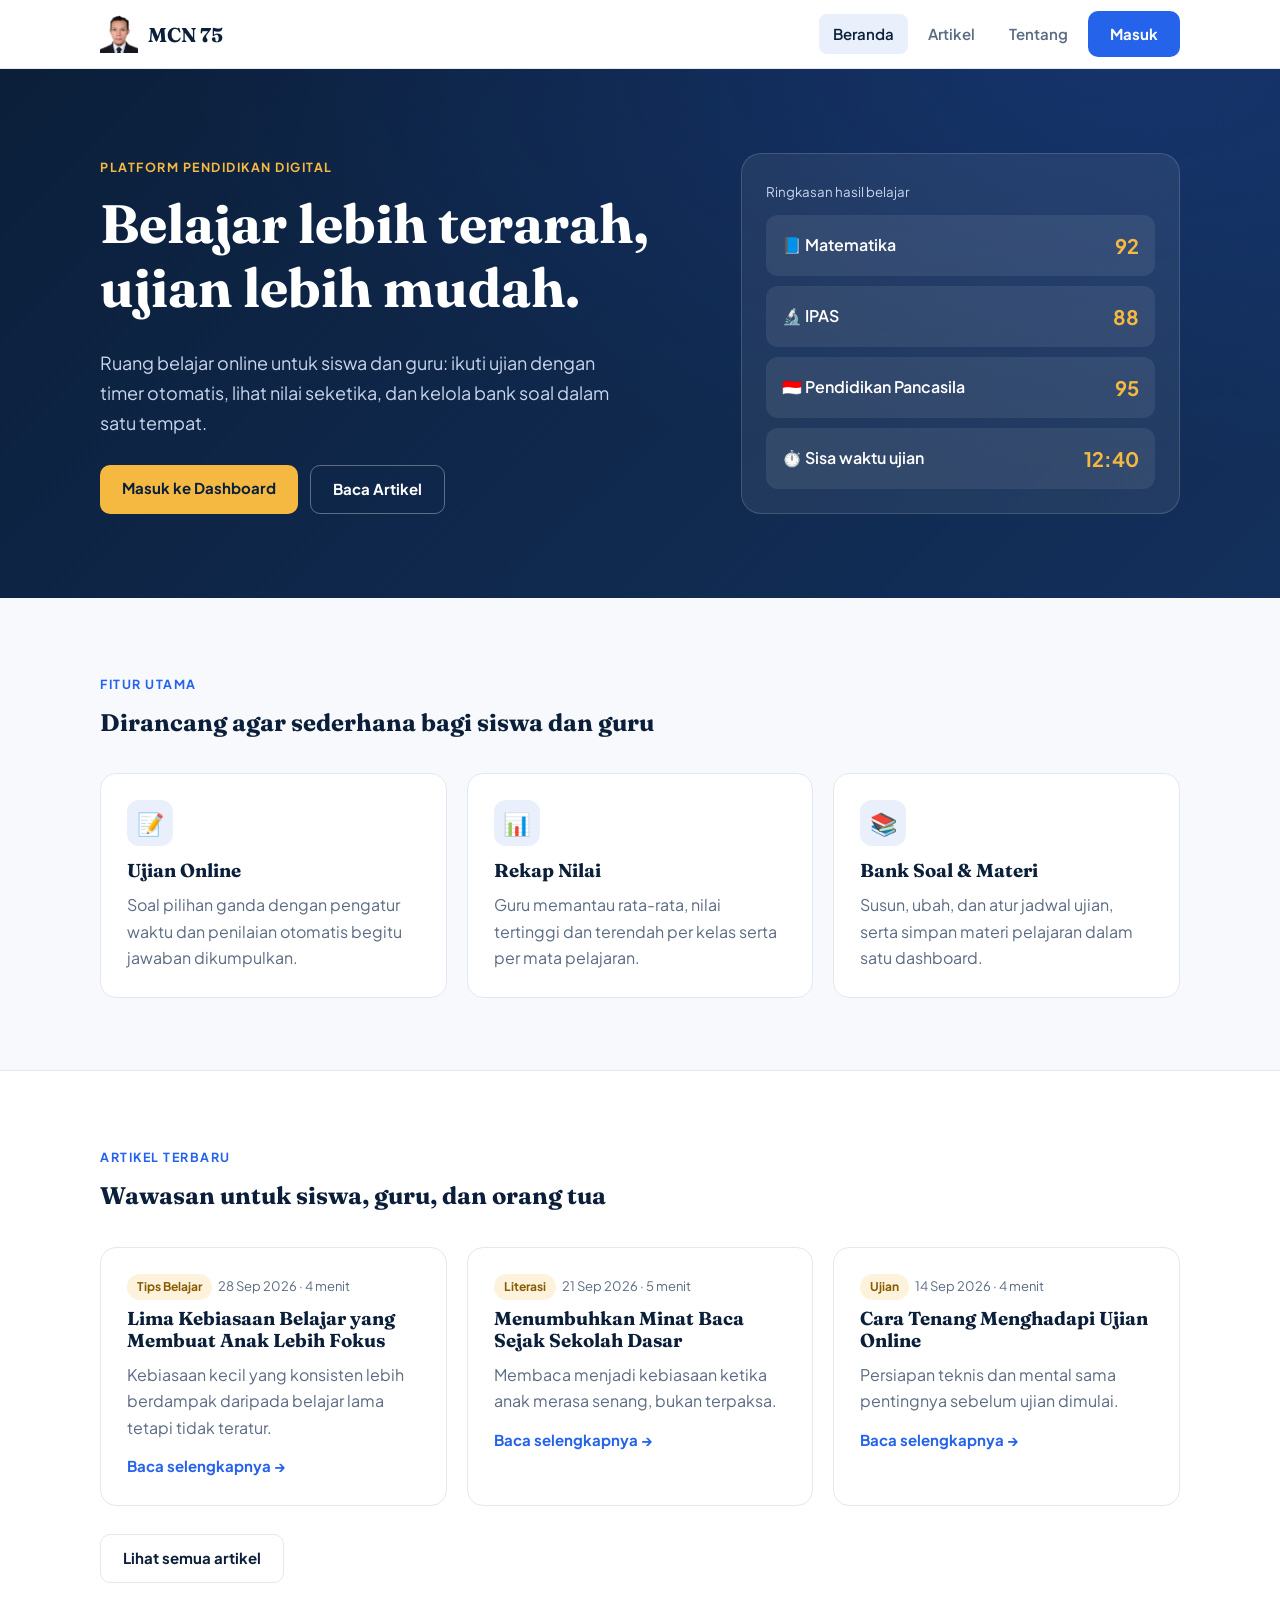
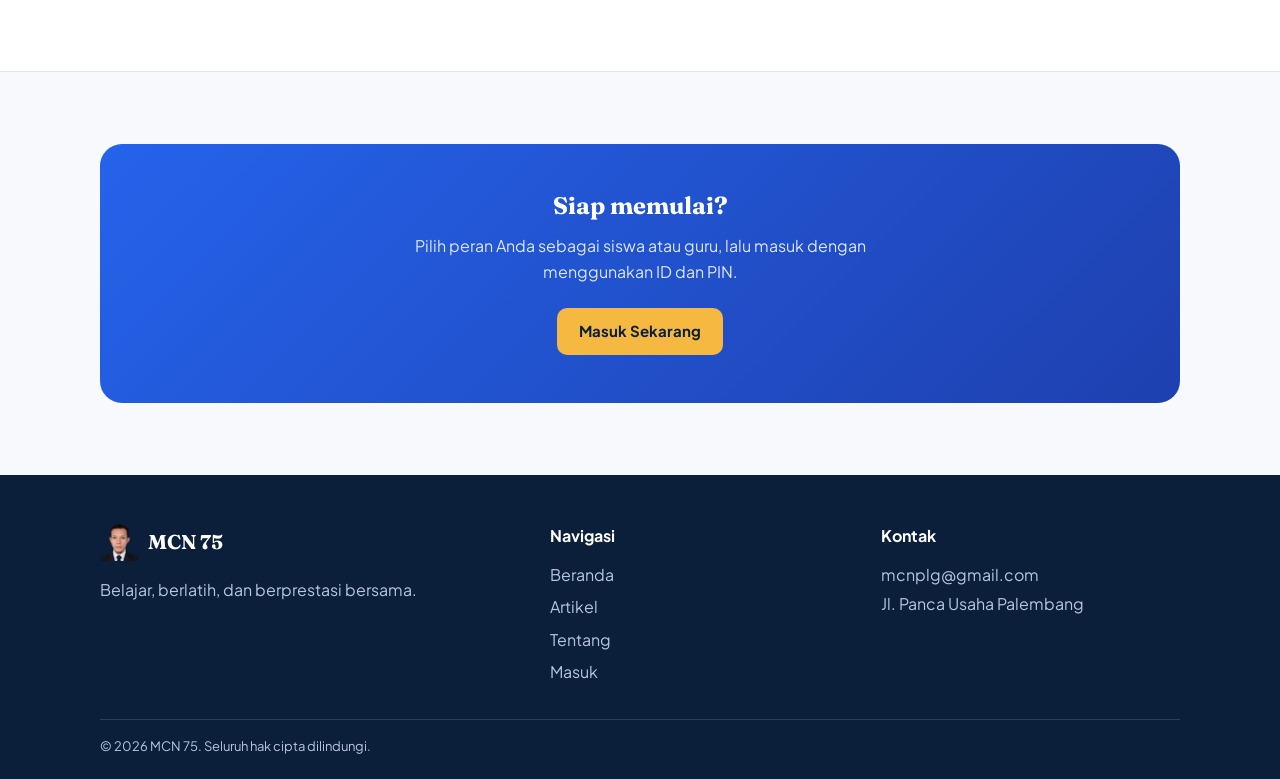
<file: index.html>
<!doctype html>
<html lang="id">
<head>
<meta charset="utf-8">
<meta name="viewport" content="width=device-width,initial-scale=1">
<title>Beranda · Platform Pendidikan</title>
<meta name="description" content="Platform pembelajaran dan ujian online untuk siswa dan guru.">
  <!-- ICON TAB BROWSER / FAVICON -->
<link rel="icon" type="image/png" href="assets/logo.png">
<link rel="preconnect" href="https://fonts.googleapis.com"><link rel="preconnect" href="https://fonts.gstatic.com" crossorigin>
<link href="https://fonts.googleapis.com/css2?family=Fraunces:wght@600;700&family=Plus+Jakarta+Sans:wght@400;500;600;700&display=swap" rel="stylesheet">
<link rel="stylesheet" href="assets/style.css">
</head>
<body>
<div id="hdr"></div>

<section class="hero"><div class="container">
  <div>
    <span class="eyebrow">Platform Pendidikan Digital</span>
    <h1>Belajar lebih terarah, ujian lebih mudah.</h1>
    <p>Ruang belajar online untuk siswa dan guru: ikuti ujian dengan timer otomatis, lihat nilai seketika, dan kelola bank soal dalam satu tempat.</p>
    <div class="actions">
      <a class="btn btn-gold" href="login.html">Masuk ke Dashboard</a>
      <a class="btn btn-ghost" href="artikel.html">Baca Artikel</a>
    </div>
  </div>
  <div class="panel">
    <small>Ringkasan hasil belajar</small>
    <div class="row"><span>📘 Matematika</span><b>92</b></div>
    <div class="row"><span>🔬 IPAS</span><b>88</b></div>
    <div class="row"><span>🇮🇩 Pendidikan Pancasila</span><b>95</b></div>
    <div class="row"><span>⏱️ Sisa waktu ujian</span><b>12:40</b></div>
  </div>
</div></section>

<section class="s"><div class="container">
  <div class="head"><span class="eyebrow" style="color:var(--blue)">Fitur Utama</span><h2>Dirancang agar sederhana bagi siswa dan guru</h2></div>
  <div class="grid3">
    <div class="card"><div class="ico">📝</div><h3>Ujian Online</h3><p>Soal pilihan ganda dengan pengatur waktu dan penilaian otomatis begitu jawaban dikumpulkan.</p></div>
    <div class="card"><div class="ico">📊</div><h3>Rekap Nilai</h3><p>Guru memantau rata-rata, nilai tertinggi dan terendah per kelas serta per mata pelajaran.</p></div>
    <div class="card"><div class="ico">📚</div><h3>Bank Soal &amp; Materi</h3><p>Susun, ubah, dan atur jadwal ujian, serta simpan materi pelajaran dalam satu dashboard.</p></div>
  </div>
</div></section>

<section class="s alt"><div class="container">
  <div class="head"><span class="eyebrow" style="color:var(--blue)">Artikel Terbaru</span><h2>Wawasan untuk siswa, guru, dan orang tua</h2></div>
  <div class="grid3" id="latest"></div>
  <p style="margin-top:28px"><a class="btn btn-line" href="artikel.html">Lihat semua artikel</a></p>
</div></section>

<section class="s"><div class="container">
  <div class="cta"><h2>Siap memulai?</h2><p>Pilih peran Anda sebagai siswa atau guru, lalu masuk dengan menggunakan ID dan PIN.</p><a class="btn btn-gold" href="login.html">Masuk Sekarang</a></div>
</div></section>

<div id="ftr"></div>
<script src="assets/site.js"></script>
<script>document.getElementById('latest').innerHTML = ARTICLES.slice(0,3).map(a => articleCard(a,false)).join('');</script>
</body>
</html>
</file>
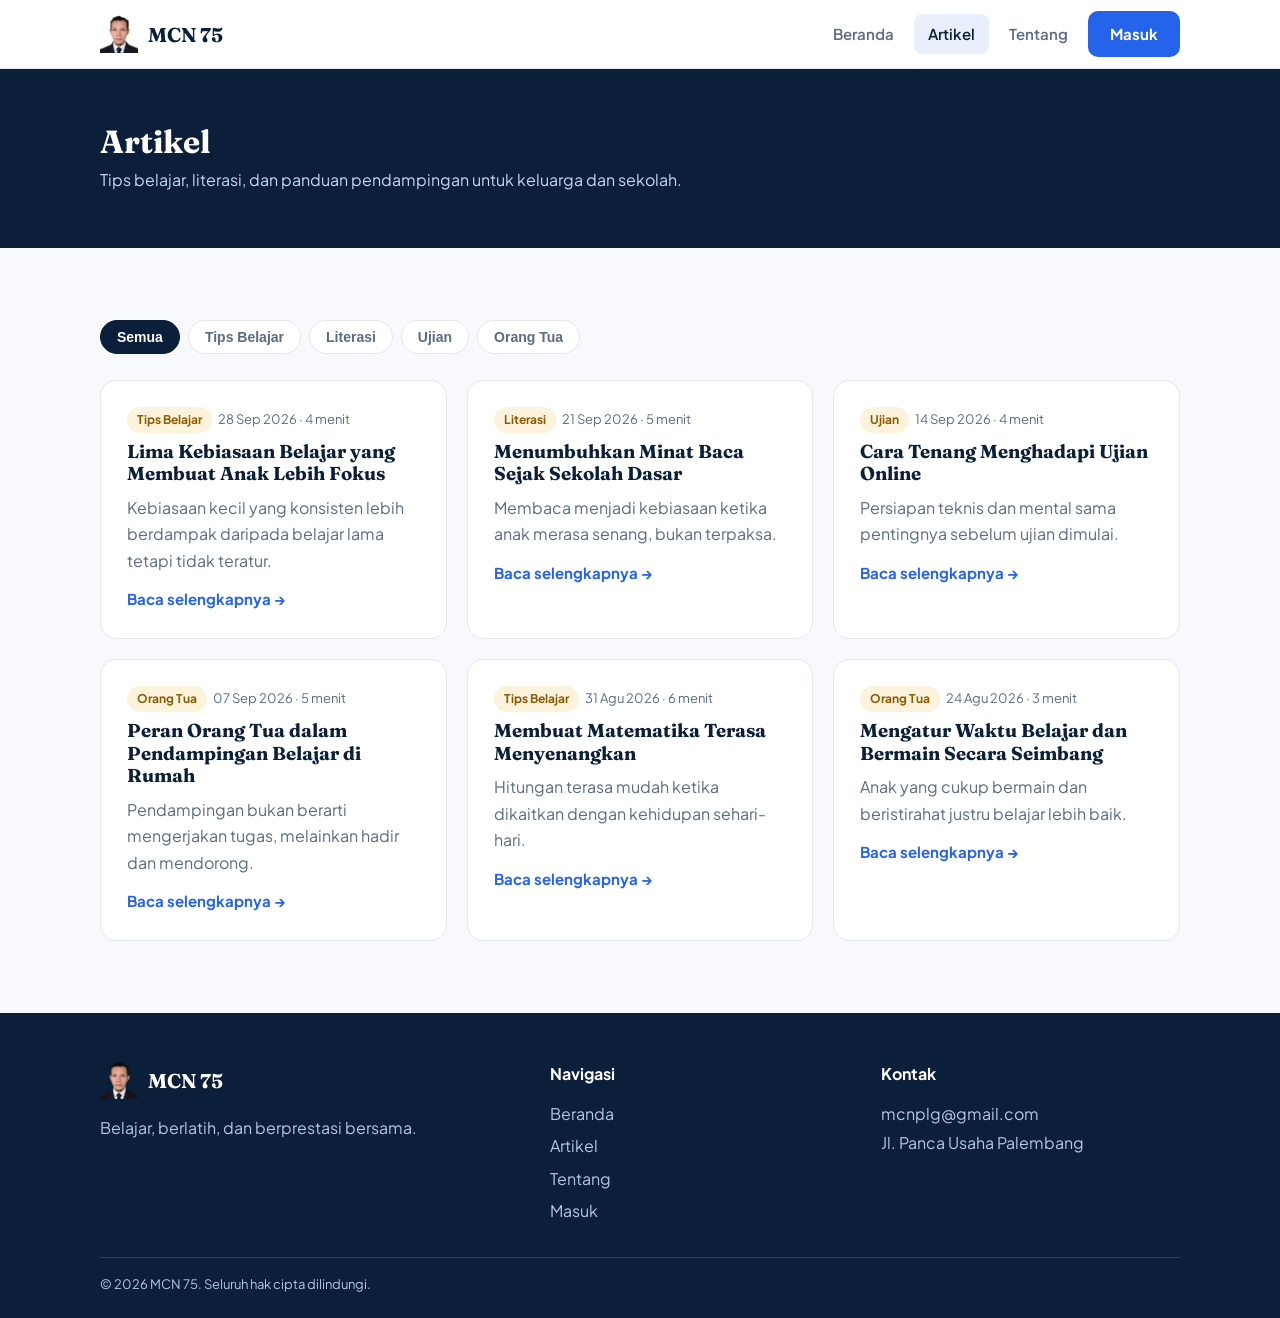
<file: artikel.html>
<!doctype html>
<html lang="id">
<head>
<meta charset="utf-8">
<meta name="viewport" content="width=device-width,initial-scale=1">
<title>Artikel · Platform Pendidikan</title>
  <!-- ICON TAB BROWSER / FAVICON -->
<link rel="icon" type="image/png" href="assets/logo.png">
<link rel="preconnect" href="https://fonts.googleapis.com"><link rel="preconnect" href="https://fonts.gstatic.com" crossorigin>
<link href="https://fonts.googleapis.com/css2?family=Fraunces:wght@600;700&family=Plus+Jakarta+Sans:wght@400;500;600;700&display=swap" rel="stylesheet">
<link rel="stylesheet" href="assets/style.css">
</head>
<body>
<div id="hdr"></div>
<div class="pagehead"><div class="container"><h1>Artikel</h1><p>Tips belajar, literasi, dan panduan pendampingan untuk keluarga dan sekolah.</p></div></div>

<section class="s"><div class="container">
  <div class="chips" id="chips"></div>
  <div class="grid3" id="list"></div>
</div></section>

<div id="ftr"></div>
<script src="assets/site.js"></script>
<script>
let cur = 'Semua';
const cats = ['Semua', ...new Set(ARTICLES.map(a => a.cat))];
function render() {
  $('#chips').innerHTML = cats.map(c => `<button class="chip ${c === cur ? 'on' : ''}" onclick="cur='${c}';render()">${c}</button>`).join('');
  $('#list').innerHTML = ARTICLES.filter(a => cur === 'Semua' || a.cat === cur).map(a => articleCard(a, true)).join('');
}
render();
const h = location.hash.slice(1);
if (h && document.getElementById(h)) { toggleCard(h); document.getElementById(h).scrollIntoView({ block: 'center' }); }
</script>
</body>
</html>
</file>
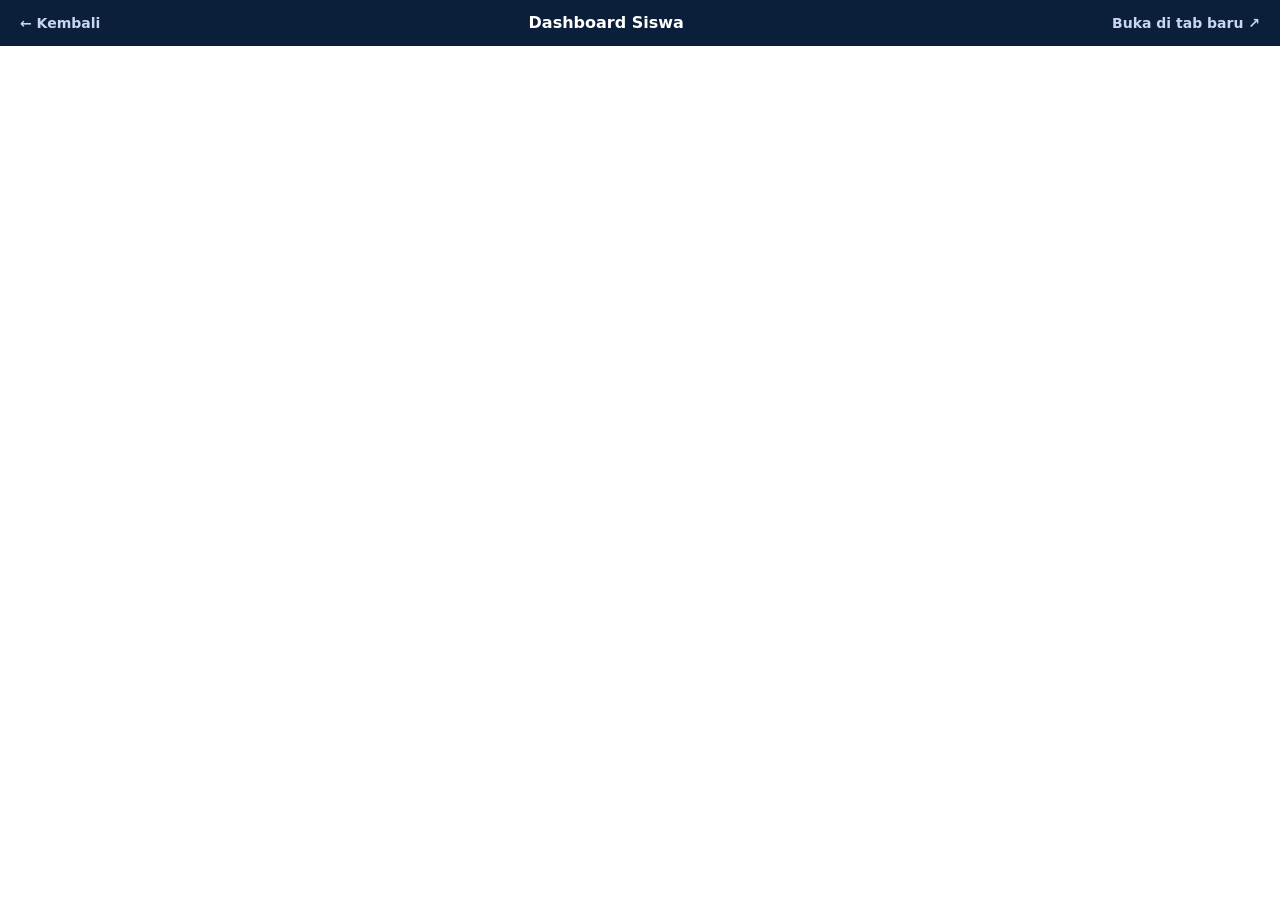
<file: dashboard.html>
<!doctype html>
<html lang="id">
<head>
<meta charset="utf-8">
<meta name="viewport" content="width=device-width,initial-scale=1">
<title>Dashboard · Platform Pendidikan</title>
  <!-- ICON TAB BROWSER / FAVICON -->
<link rel="icon" type="image/png" href="assets/logo.png">
<link rel="stylesheet" href="assets/style.css">
</head>
<body style="background:#fff">
<div class="dbar">
  <a href="login.html">← Kembali</a>
  <b id="ttl">Dashboard</b>
  <a id="newtab" href="#" target="_blank" rel="noopener">Buka di tab baru ↗</a>
</div>
<div id="warn" class="container" style="display:none;padding-top:40px">
  <div class="card"><h3>Dashboard belum terhubung</h3>
    <p>Buka <code>assets/site.js</code>, lalu isi <code>APPS_SCRIPT_URL</code> dengan URL Web App (berakhiran <code>/exec</code>) dari Deploy Apps Script.</p></div>
</div>
<iframe id="frame" class="dframe" title="Dashboard" allow="fullscreen"></iframe>
<script src="assets/site.js"></script>
<script>
const role = new URLSearchParams(location.search).get('role') === 'admin' ? 'admin' : 'siswa';
const url = CONFIG.APPS_SCRIPT_URL + (role === 'admin' ? '?mode=guru' : '');
$('#ttl').textContent = role === 'admin' ? 'Dashboard Guru' : 'Dashboard Siswa';
document.title = $('#ttl').textContent + ' · ' + CONFIG.NAMA;
if (CONFIG.APPS_SCRIPT_URL.includes('GANTI_DENGAN')) {
  $('#warn').style.display = 'block'; $('#frame').style.display = 'none'; $('#newtab').style.display = 'none';
} else { $('#frame').src = url; $('#newtab').href = url; }
</script>
</body>
</html>
</file>
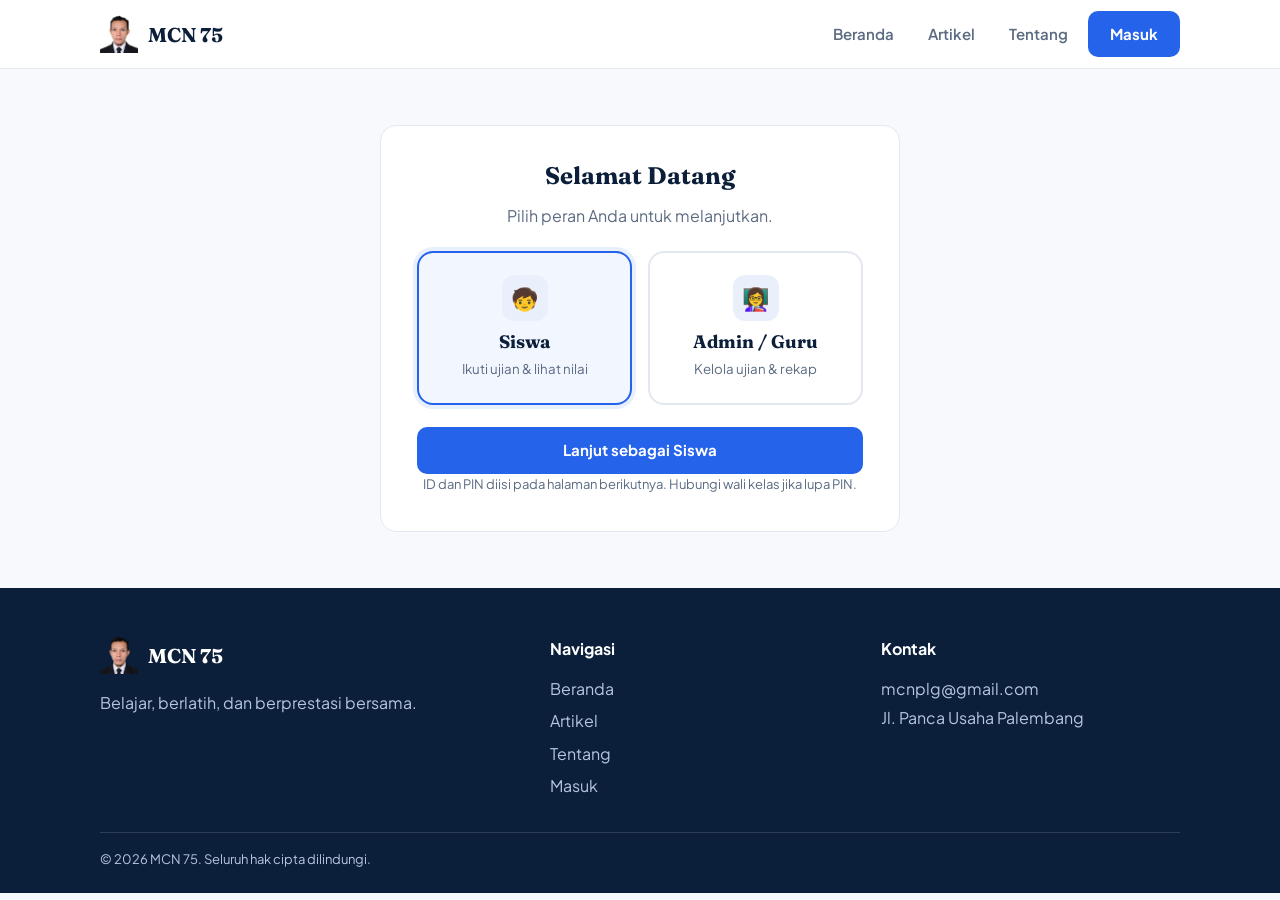
<file: login.html>
<!doctype html>
<html lang="id">
<head>
<meta charset="utf-8">
<meta name="viewport" content="width=device-width,initial-scale=1">
<title>Masuk · Platform Pendidikan</title>
  <!-- ICON TAB BROWSER / FAVICON -->
<link rel="icon" type="image/png" href="assets/logo.png">
<link rel="preconnect" href="https://fonts.googleapis.com"><link rel="preconnect" href="https://fonts.gstatic.com" crossorigin>
<link href="https://fonts.googleapis.com/css2?family=Fraunces:wght@600;700&family=Plus+Jakarta+Sans:wght@400;500;600;700&display=swap" rel="stylesheet">
<link rel="stylesheet" href="assets/style.css">
</head>
<body>
<div id="hdr"></div>

<main class="container">
  <div class="card logbox">
    <h2 style="text-align:center">Selamat Datang</h2>
    <p style="text-align:center;color:var(--muted);margin:0">Pilih peran Anda untuk melanjutkan.</p>
    <div class="roles">
      <div class="role on" id="r-siswa" onclick="pick('siswa')"><div class="ico">🧒</div><h3>Siswa</h3><small>Ikuti ujian &amp; lihat nilai</small></div>
      <div class="role" id="r-admin" onclick="pick('admin')"><div class="ico">👩‍🏫</div><h3>Admin / Guru</h3><small>Kelola ujian &amp; rekap</small></div>
    </div>
    <a class="btn btn-primary" id="go" href="dashboard.html?role=siswa">Lanjut sebagai Siswa</a>
    <p class="note">ID dan PIN diisi pada halaman berikutnya. Hubungi wali kelas jika lupa PIN.</p>
  </div>
</main>

<div id="ftr"></div>
<script src="assets/site.js"></script>
<script>
function pick(r) {
  ['siswa', 'admin'].forEach(x => $('#r-' + x).classList.toggle('on', x === r));
  $('#go').href = 'dashboard.html?role=' + r;
  $('#go').textContent = r === 'admin' ? 'Lanjut sebagai Guru' : 'Lanjut sebagai Siswa';
}
if (new URLSearchParams(location.search).get('role') === 'admin') pick('admin');
</script>
</body>
</html>
</file>
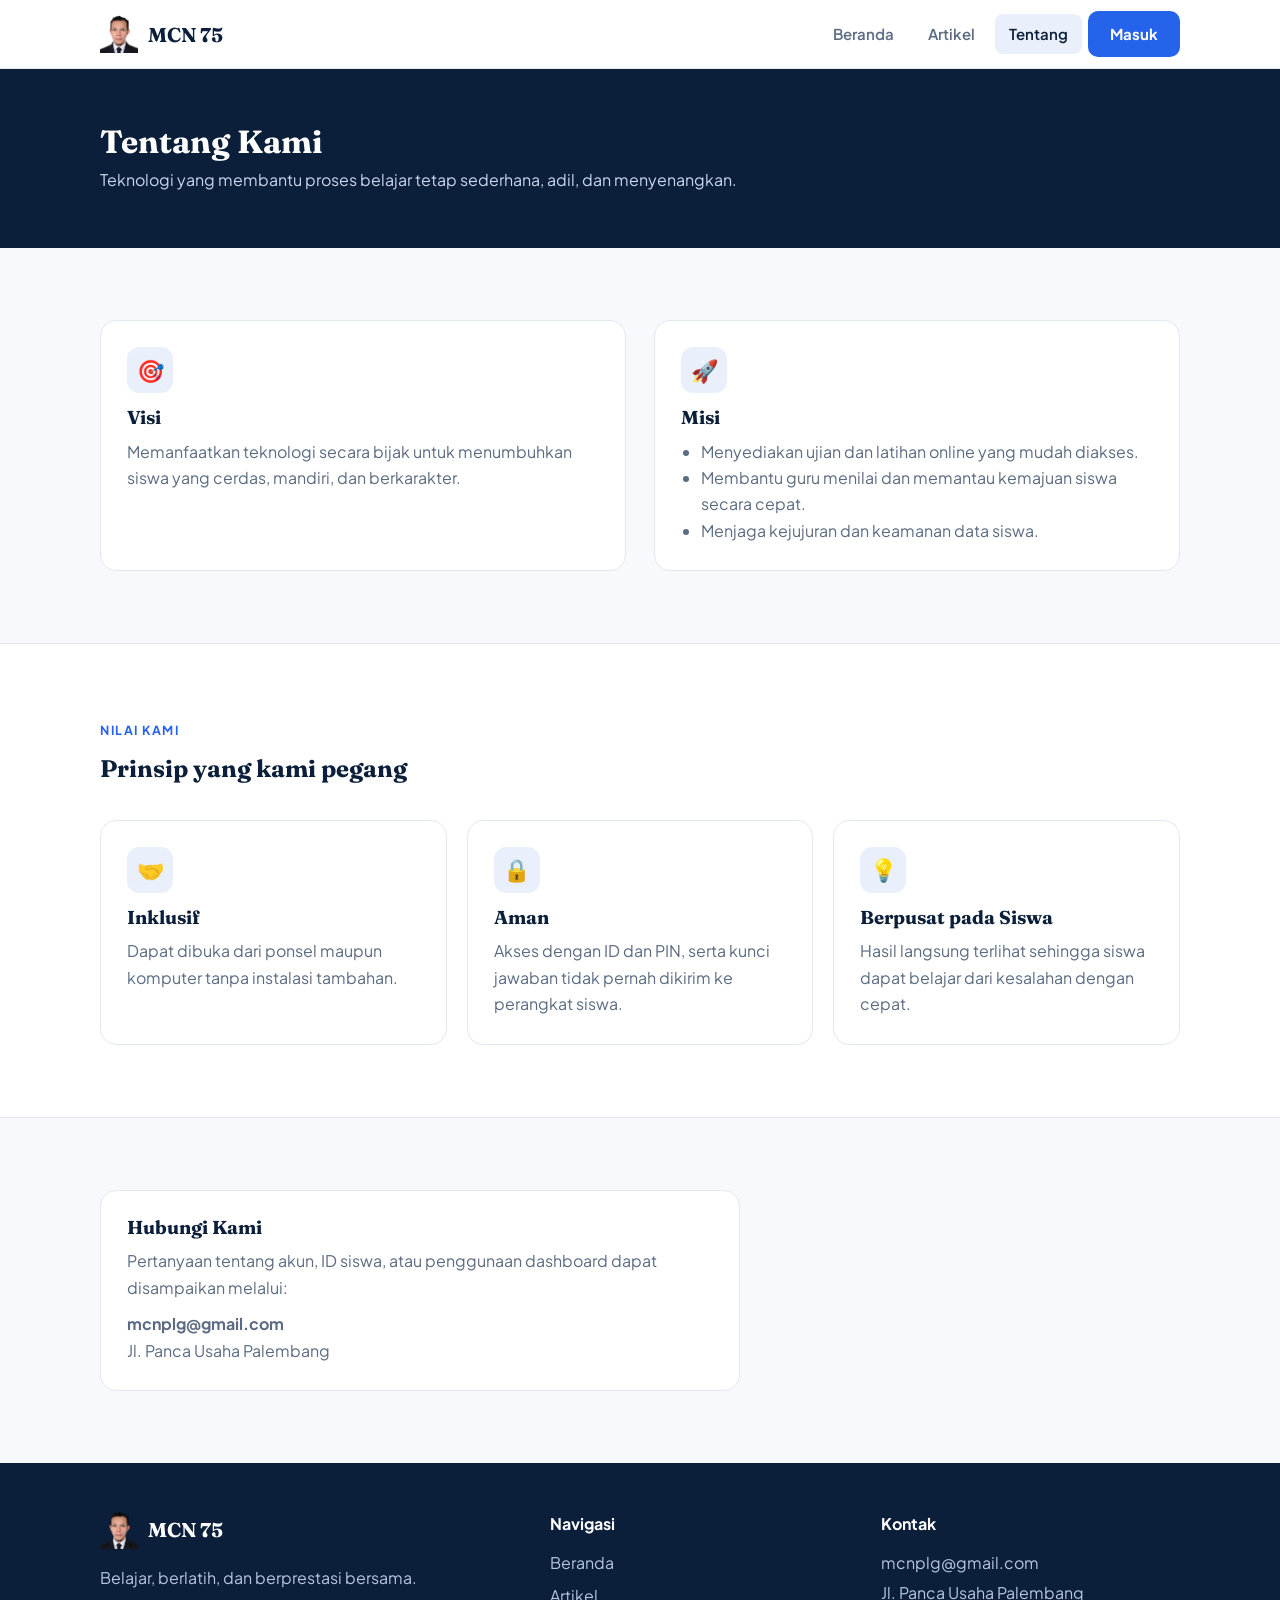
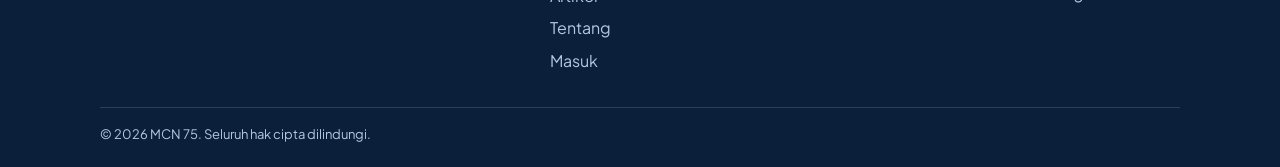
<file: tentang.html>
<!doctype html>
<html lang="id">
<head>
<meta charset="utf-8">
<meta name="viewport" content="width=device-width,initial-scale=1">
<title>Tentang · Platform Pendidikan</title>
  <!-- ICON TAB BROWSER / FAVICON -->
<link rel="icon" type="image/png" href="assets/logo.png">
<link rel="preconnect" href="https://fonts.googleapis.com"><link rel="preconnect" href="https://fonts.gstatic.com" crossorigin>
<link href="https://fonts.googleapis.com/css2?family=Fraunces:wght@600;700&family=Plus+Jakarta+Sans:wght@400;500;600;700&display=swap" rel="stylesheet">
<link rel="stylesheet" href="assets/style.css">
</head>
<body>
<div id="hdr"></div>
<div class="pagehead"><div class="container"><h1>Tentang Kami</h1><p>Teknologi yang membantu proses belajar tetap sederhana, adil, dan menyenangkan.</p></div></div>

<section class="s"><div class="container">
  <div class="two">
    <div class="card"><div class="ico">🎯</div><h3>Visi</h3><p>Memanfaatkan teknologi secara bijak untuk menumbuhkan siswa yang cerdas, mandiri, dan berkarakter.</p></div>
    <div class="card"><div class="ico">🚀</div><h3>Misi</h3>
      <ul><li>Menyediakan ujian dan latihan online yang mudah diakses.</li><li>Membantu guru menilai dan memantau kemajuan siswa secara cepat.</li><li>Menjaga kejujuran dan keamanan data siswa.</li></ul></div>
  </div>
</div></section>

<section class="s alt"><div class="container">
  <div class="head"><span class="eyebrow" style="color:var(--blue)">Nilai Kami</span><h2>Prinsip yang kami pegang</h2></div>
  <div class="grid3">
    <div class="card"><div class="ico">🤝</div><h3>Inklusif</h3><p>Dapat dibuka dari ponsel maupun komputer tanpa instalasi tambahan.</p></div>
    <div class="card"><div class="ico">🔒</div><h3>Aman</h3><p>Akses dengan ID dan PIN, serta kunci jawaban tidak pernah dikirim ke perangkat siswa.</p></div>
    <div class="card"><div class="ico">💡</div><h3>Berpusat pada Siswa</h3><p>Hasil langsung terlihat sehingga siswa dapat belajar dari kesalahan dengan cepat.</p></div>
  </div>
</div></section>

<section class="s"><div class="container">
  <div class="card" style="max-width:640px">
    <h3>Hubungi Kami</h3>
    <p>Pertanyaan tentang akun, ID siswa, atau penggunaan dashboard dapat disampaikan melalui:</p>
    <p style="margin-top:10px"><b id="em"></b><br><span id="al"></span></p>
  </div>
</div></section>

<div id="ftr"></div>
<script src="assets/site.js"></script>
<script>$('#em').textContent = CONFIG.EMAIL; $('#al').textContent = CONFIG.ALAMAT;</script>
</body>
</html>
</file>
<file: assets/style.css>
:root{--navy:#0b1f3a;--navy2:#13305c;--blue:#2563eb;--gold:#f5b942;--bg:#f7f9fc;--ink:#172033;--muted:#5b6b82;--line:#e3e8f0;--serif:"Fraunces",Georgia,serif;--sans:"Plus Jakarta Sans",system-ui,Arial,sans-serif}
*{box-sizing:border-box}html{scroll-behavior:smooth}
body{margin:0;font-family:var(--sans);color:var(--ink);background:var(--bg);line-height:1.65}
a{color:inherit;text-decoration:none}h1,h2,h3{font-family:var(--serif);line-height:1.2;margin:0 0 .5em;color:var(--navy)}
.container{max-width:1120px;margin:auto;padding:0 20px}
header.site{position:sticky;top:0;z-index:20;background:#ffffffe8;backdrop-filter:blur(10px);border-bottom:1px solid var(--line)}
.bar{display:flex;align-items:center;justify-content:space-between;height:68px}
.brand{display:flex;align-items:center;gap:10px;font-family:var(--serif);font-weight:700;font-size:20px;color:var(--navy)}
.logo{display:grid;place-items:center;width:38px;height:38px;border-radius:10px;background:var(--navy);font-size:19px}
nav{display:flex;align-items:center;gap:6px}nav a:not(.btn){padding:8px 14px;border-radius:8px;font-weight:600;font-size:15px;color:var(--muted)}
nav a.on,nav a:not(.btn):hover{color:var(--navy);background:#eaf0fb}
.burger{display:none;background:none;border:0;font-size:26px;cursor:pointer;color:var(--navy)}
.btn{display:inline-block;padding:11px 22px;border-radius:10px;font-weight:700;font-size:15px;border:0;cursor:pointer;transition:.2s}
.btn-primary{background:var(--blue);color:#fff}.btn-primary:hover{background:#1d4ed8;transform:translateY(-1px)}
.btn-gold{background:var(--gold);color:var(--navy)}.btn-ghost{border:1.5px solid #ffffff55;color:#fff}.btn-line{border:1.5px solid var(--line);background:#fff;color:var(--navy)}
.hero{background:radial-gradient(900px 400px at 85% 0,#2b5bd733,transparent),linear-gradient(135deg,var(--navy),var(--navy2));color:#fff;padding:84px 0}
.hero .container{display:grid;grid-template-columns:1.15fr .85fr;gap:48px;align-items:center}
.hero h1{color:#fff;font-size:clamp(34px,5vw,54px)}.hero p{color:#c9d6ee;font-size:18px;max-width:520px}
.eyebrow{display:inline-block;color:var(--gold);font-weight:700;letter-spacing:.12em;text-transform:uppercase;font-size:12.5px;margin-bottom:14px}
.actions{display:flex;gap:12px;flex-wrap:wrap;margin-top:28px}
.panel{background:#ffffff12;border:1px solid #ffffff26;border-radius:20px;padding:24px}
.panel .row{display:flex;justify-content:space-between;align-items:center;background:#ffffff14;border-radius:12px;padding:14px 16px;margin-top:10px;font-weight:600}
.panel .row b{color:var(--gold);font-size:20px}.panel small{color:#c9d6ee}
section.s{padding:72px 0}.s.alt{background:#fff;border-block:1px solid var(--line)}
.head{max-width:620px;margin-bottom:36px}.head p{color:var(--muted)}
.grid3{display:grid;grid-template-columns:repeat(3,1fr);gap:20px}
.card{background:#fff;border:1px solid var(--line);border-radius:16px;padding:26px;transition:.25s}
.card:hover{box-shadow:0 12px 32px #0b1f3a14;transform:translateY(-3px)}
.ico{display:grid;place-items:center;width:46px;height:46px;border-radius:12px;background:#eaf0fb;font-size:22px;margin-bottom:14px}
.card p{color:var(--muted);margin:0}.meta{font-size:13px;color:var(--muted);margin-bottom:8px}
.tag{display:inline-block;background:#fdf3dc;color:#8a5a00;font-weight:700;font-size:12px;padding:3px 10px;border-radius:99px;margin-right:6px}
.cta{background:linear-gradient(135deg,var(--blue),#1e40af);color:#fff;border-radius:22px;padding:48px;text-align:center}
.cta h2{color:#fff}.cta p{color:#dbe6ff;max-width:520px;margin:0 auto 22px}
.pagehead{background:var(--navy);color:#fff;padding:54px 0}.pagehead h1{color:#fff;margin:0 0 6px}.pagehead p{color:#c9d6ee;margin:0}
.chips{display:flex;gap:8px;flex-wrap:wrap;margin-bottom:26px}
.chip{padding:8px 16px;border-radius:99px;border:1.5px solid var(--line);background:#fff;font-weight:600;font-size:14px;cursor:pointer;color:var(--muted)}
.chip.on{background:var(--navy);border-color:var(--navy);color:#fff}


.two{display:grid;grid-template-columns:1fr 1fr;gap:28px}.card ul{margin:0;padding-left:20px;color:var(--muted)}
.roles{display:grid;grid-template-columns:1fr 1fr;gap:16px;margin:22px 0}
.role{border:2px solid var(--line);border-radius:16px;padding:22px;text-align:center;cursor:pointer;background:#fff;transition:.2s}
.role .ico{margin:0 auto 10px}.role.on{border-color:var(--blue);background:#f2f6ff;box-shadow:0 0 0 4px #2563eb1a}
.role h3{margin:0 0 2px;font-size:18px}.role small{color:var(--muted)}
.logbox{max-width:520px;margin:56px auto;padding:36px}.logbox .btn{width:100%;text-align:center}
.note{font-size:13px;color:var(--muted);margin-top:14px;text-align:center}
footer.site{background:var(--navy);color:#b7c6e0;padding:48px 0 22px;margin-top:0}
footer .cols{display:grid;grid-template-columns:1.4fr 1fr 1fr;gap:32px}footer h4{color:#fff;margin:0 0 10px}
footer a{display:block;padding:3px 0}footer a:hover{color:#fff}footer .copy{border-top:1px solid #ffffff22;margin-top:30px;padding-top:16px;font-size:13px}
.dbar{display:flex;justify-content:space-between;align-items:center;gap:10px;padding:10px 20px;background:var(--navy);color:#fff}
.dbar a{color:#c9d6ee;font-size:14px;font-weight:600}.dframe{width:100%;height:calc(100vh - 52px);border:0;display:block;background:#fff}
@media(max-width:860px){.hero .container,.two,footer .cols{grid-template-columns:1fr}.grid3{grid-template-columns:1fr}
.burger{display:block}nav{display:none;position:absolute;top:68px;left:0;right:0;background:#fff;flex-direction:column;align-items:stretch;padding:14px 20px;border-bottom:1px solid var(--line)}
body.open nav{display:flex}.roles{grid-template-columns:1fr}.cta{padding:32px 20px}}
.more{color:var(--blue);font-weight:700;font-size:15px}

.logo.has-img{background:none;width:auto;height:auto}.logo img{display:block;height:38px;width:auto;max-width:120px;object-fit:contain}
</file>
